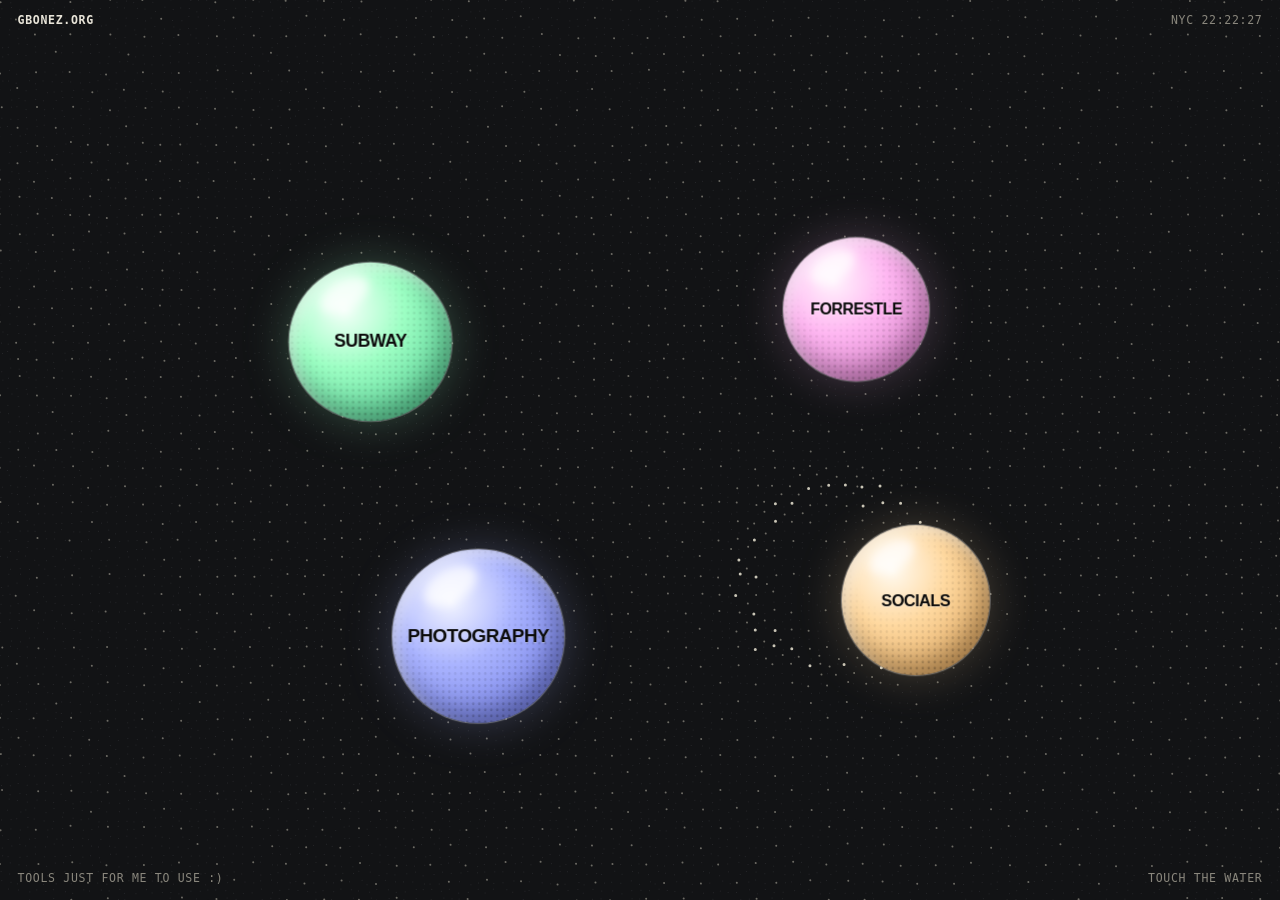
<file: index.html>
<!doctype html>
<html lang="en">

<head>
  <meta charset="utf-8">
  <meta name="viewport" content="width=device-width, initial-scale=1, viewport-fit=cover">
  <meta name="color-scheme" content="dark">
  <meta name="theme-color" content="#121315">
  <meta name="description" content="Tools just for me to use :)">
  <title>gbonez.org</title>
  <link rel="icon" type="image/x-icon" href="forrest.ico">
  <link rel="stylesheet" href="assets/pond.css">
</head>

<body>

  <canvas id="pond" aria-hidden="true"></canvas>

  <header class="hud">
    <span class="hud-id">gbonez.org</span>
    <span data-clock>NYC --:--:--</span>
  </header>

  <main class="water">

    <a class="bubble bubble--subway" href="/subway/" aria-label="Subway — a personal ride tracker">
      <span class="bubble-body" aria-hidden="true"></span>
      <span class="bubble-gloss" aria-hidden="true"></span>
      <span class="bubble-name">Subway</span>
    </a>

    <a class="bubble bubble--forrestle" href="/forrestle/" aria-label="Forrestle — a word game">
      <span class="bubble-body" aria-hidden="true"></span>
      <span class="bubble-gloss" aria-hidden="true"></span>
      <span class="bubble-name">Forrestle</span>
    </a>

    <a class="bubble bubble--photo" href="https://www.instagram.com/ice.filmer/" target="_blank"
      rel="noopener noreferrer" aria-label="Photography — opens Instagram in a new tab">
      <span class="bubble-body" aria-hidden="true"></span>
      <span class="bubble-gloss" aria-hidden="true"></span>
      <span class="bubble-name">Photography</span>
    </a>

    <a class="bubble bubble--socials" href="/socials/" aria-label="Socials — where to find me">
      <span class="bubble-body" aria-hidden="true"></span>
      <span class="bubble-gloss" aria-hidden="true"></span>
      <span class="bubble-name">Socials</span>
    </a>

  </main>

  <footer class="hud hud--bottom">
    <span>Tools just for me to use :)</span>
    <span class="hud-hint">Touch the water</span>
  </footer>

  <script src="assets/site.js"></script>
  <script src="assets/pond.js"></script>
</body>

</html>
</file>
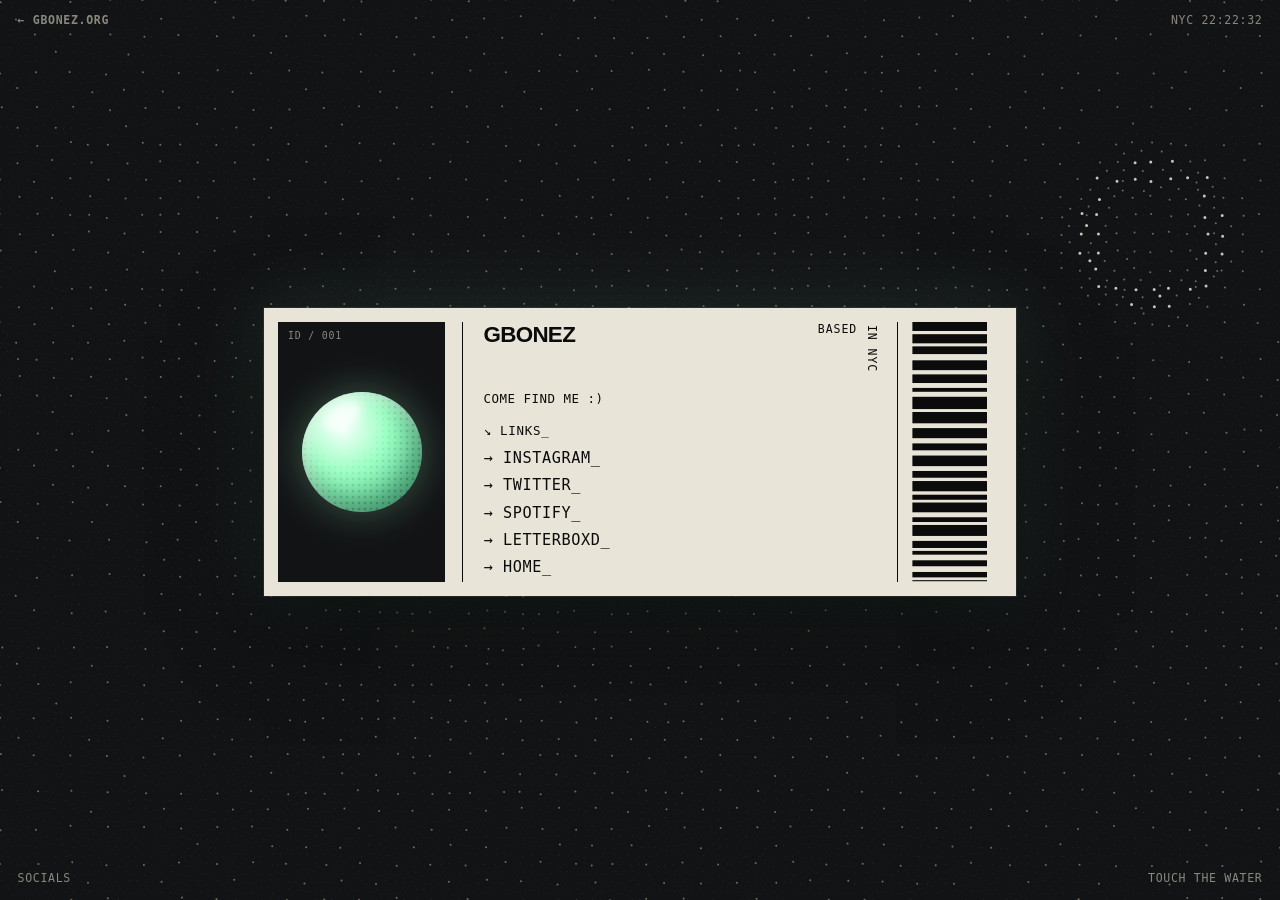
<file: socials/index.html>
<!DOCTYPE html>
<html lang="en">

<head>
  <meta charset="UTF-8">
  <meta name="viewport" content="width=device-width, initial-scale=1.0, viewport-fit=cover">
  <meta name="color-scheme" content="dark">
  <meta name="theme-color" content="#121315">
  <meta name="description" content="Where to find gbonez.">
  <title>Socials — gbonez.org</title>
  <link rel="icon" type="image/x-icon" href="/forrest.ico">
  <link rel="stylesheet" href="/assets/pond.css">
  <link rel="stylesheet" href="/assets/socials.css">
</head>

<body>

  <canvas id="pond" aria-hidden="true"></canvas>

  <header class="hud">
    <a class="hud-id" href="/">← gbonez.org</a>
    <span data-clock>NYC --:--:--</span>
  </header>

  <main class="pass-wrap">
    <article class="pass" aria-labelledby="passName">

      <div class="pass-photo" aria-hidden="true">
        <span class="pass-tag">ID / 001</span>
        <span class="pass-bubble"></span>
      </div>

      <div class="pass-rule" aria-hidden="true"></div>

      <div class="pass-main">
        <div class="pass-top">
          <h1 class="pass-name" id="passName">gbonez</h1>
          <p class="pass-based">Based <span>in NYC</span></p>
        </div>

        <p class="pass-role">Come find me :)</p>
        <div class="pass-links">
          <p class="pass-links-head">↘ Links_</p>
          <ul>
            <li><a href="https://www.instagram.com/ice.cruncher/" target="_blank" rel="noopener noreferrer">→
                Instagram_</a></li>
            <li><a href="https://x.com/icechomper_" target="_blank" rel="noopener noreferrer">→ Twitter_</a></li>
            <li><a href="https://open.spotify.com/user/pielover368" target="_blank" rel="noopener noreferrer">→
                Spotify_</a></li>
            <li><a href="https://letterboxd.com/gbonez100/" target="_blank" rel="noopener noreferrer">→ Letterboxd_</a>
            </li>
            <li><a href="/">→ Home_</a></li>
          </ul>
        </div>
      </div>

      <div class="pass-rule" aria-hidden="true"></div>

      <svg class="pass-barcode" id="barcode" viewBox="0 0 100 100" preserveAspectRatio="none" aria-hidden="true"
        focusable="false"></svg>
    </article>
  </main>

  <footer class="hud hud--bottom">
    <span>Socials</span>
    <span class="hud-hint">Touch the water</span>
  </footer>

  <script src="/assets/site.js"></script>
  <script src="/assets/pond.js"></script>
  <script>
    // A decorative barcode, seeded from the domain so it never changes between visits.
    // Bars stack down the side of the pass, and across the bottom once the pass turns portrait.
    (function () {
      const svg = document.getElementById('barcode');
      let seed = 0;
      for (const ch of 'gbonez.org') seed = (seed * 31 + ch.charCodeAt(0)) >>> 0;
      const rand = () => ((seed = (seed * 1664525 + 1013904223) >>> 0) / 4294967296);

      const bars = [];
      let pos = 0;
      while (pos < 100) {
        const size = Math.min(1.4 + rand() * 3.4, 100 - pos);
        bars.push([pos, size]);
        pos += size + 0.9 + rand() * 1.5;
      }

      const mobile = window.matchMedia('(max-width: 640px)');
      function draw() {
        svg.innerHTML = bars.map(([p, s]) => mobile.matches
          ? `<rect x="${p.toFixed(2)}" y="0" width="${s.toFixed(2)}" height="100" fill="#0b0b0b" />`
          : `<rect x="0" y="${p.toFixed(2)}" width="100" height="${s.toFixed(2)}" fill="#0b0b0b" />`
        ).join('');
      }
      draw();
      mobile.addEventListener('change', draw);
    })();
  </script>
</body>

</html>
</file>
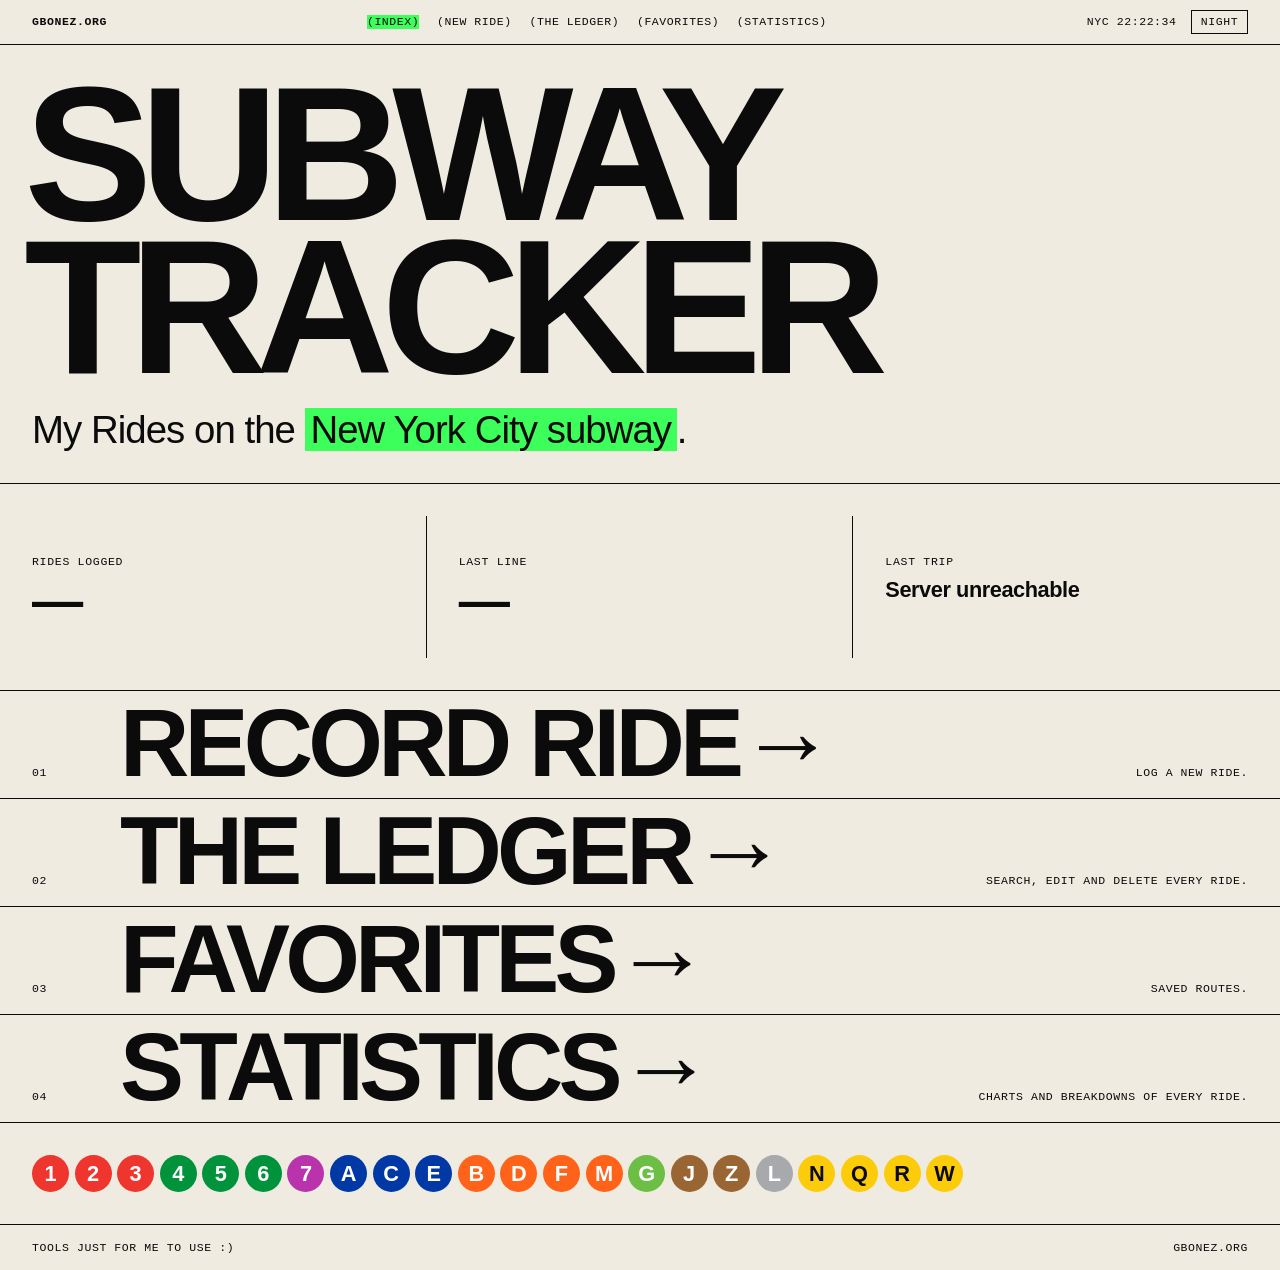
<file: subway/index.html>
<!doctype html>
<html lang="en">

<head>
  <meta charset="utf-8">
  <meta name="viewport" content="width=device-width, initial-scale=1">
  <title>Subway Tracker</title>
  <link rel="icon" type="image/x-icon" href="../forrest.ico">
  <link rel="stylesheet" href="../assets/site.css">
  <script src="../assets/theme.js"></script>
</head>

<body>

  <header class="top">
    <a class="top-id" href="/">gbonez.org</a>
    <nav class="nav" aria-label="Subway">
      <a href="." aria-current="page">Index</a>
      <a href="new/">New ride</a>
      <a href="/rides/">The Ledger</a>
      <a href="favorites/">Favorites</a>
      <a href="stats/">Statistics</a>
    </nav>
    <span class="clock" data-clock>NYC --:--:--</span>
  </header>

  <main class="page">

    <section class="sect">
      <h1 class="display">Subway<br>Tracker</h1>
      <p class="lede" style="margin-top: 1.5rem;">
        My Rides on the <span class="hl">New York City subway</span>.
      </p>
    </section>

    <section class="sect sect--flush" aria-label="Latest figures">
      <div class="readout" aria-live="polite">
        <div>
          <span class="label">Rides logged</span>
          <span class="v" id="rideCount">—</span>
        </div>
        <div>
          <span class="label">Last line</span>
          <span class="v" id="lastLine">—</span>
        </div>
        <div>
          <span class="label" id="lastDate">Last trip</span>
          <span class="v v--sm" id="lastTrip">Loading…</span>
        </div>
      </div>
    </section>

    <nav aria-label="Sections">
      <ul class="index">
        <li>
          <a href="new/">
            <span class="n">01</span>
            <span class="t">Record ride<i>→</i></span>
            <span class="d">Log a new ride.</span>
          </a>
        </li>
        <li>
          <a href="/rides/">
            <span class="n">02</span>
            <span class="t">The Ledger<i>→</i></span>
            <span class="d">Search, edit and delete every ride.</span>
          </a>
        </li>
        <li>
          <a href="favorites/">
            <span class="n">03</span>
            <span class="t">Favorites<i>→</i></span>
            <span class="d">Saved routes.</span>
          </a>
        </li>
        <li>
          <a href="stats/">
            <span class="n">04</span>
            <span class="t">Statistics<i>→</i></span>
            <span class="d">Charts and breakdowns of every ride.</span>
          </a>
        </li>
      </ul>
    </nav>

    <section class="sect">
      <div class="strip" id="strip" aria-hidden="true"></div>
    </section>

  </main>

  <footer class="foot">
    <span>Tools just for me to use :)</span>
    <span>gbonez.org</span>
  </footer>

  <script src="../assets/site.js"></script>
  <script>
    const backendUrl = 'https://subway-tracker-production.up.railway.app';

    document.getElementById('strip').innerHTML =
      ['1', '2', '3', '4', '5', '6', '7', 'A', 'C', 'E', 'B', 'D', 'F', 'M', 'G', 'J', 'Z', 'L', 'N', 'Q', 'R', 'W']
        .map(window.mtaBullet).join('');

    // One tiny request: the newest ride plus the total count.
    fetch(`${backendUrl}/rides/?per_page=1`)
      .then(res => {
        if (!res.ok) throw new Error(`HTTP ${res.status}`);
        return res.json();
      })
      .then(data => {
        const total = data.pagination && data.pagination.total;
        const last = data.rides && data.rides[0];
        document.getElementById('rideCount').textContent = total != null ? total : '—';
        if (last) {
          document.getElementById('lastLine').innerHTML = window.mtaBullet(last.line);
          document.getElementById('lastDate').textContent = `Last trip — ${last.date}`;
          document.getElementById('lastTrip').textContent = `${last.board_stop} → ${last.depart_stop}`;
        } else {
          document.getElementById('lastTrip').textContent = 'No rides yet';
        }
      })
      .catch(() => {
        document.getElementById('lastTrip').textContent = 'Server unreachable';
      });
  </script>

</body>

</html>
</file>
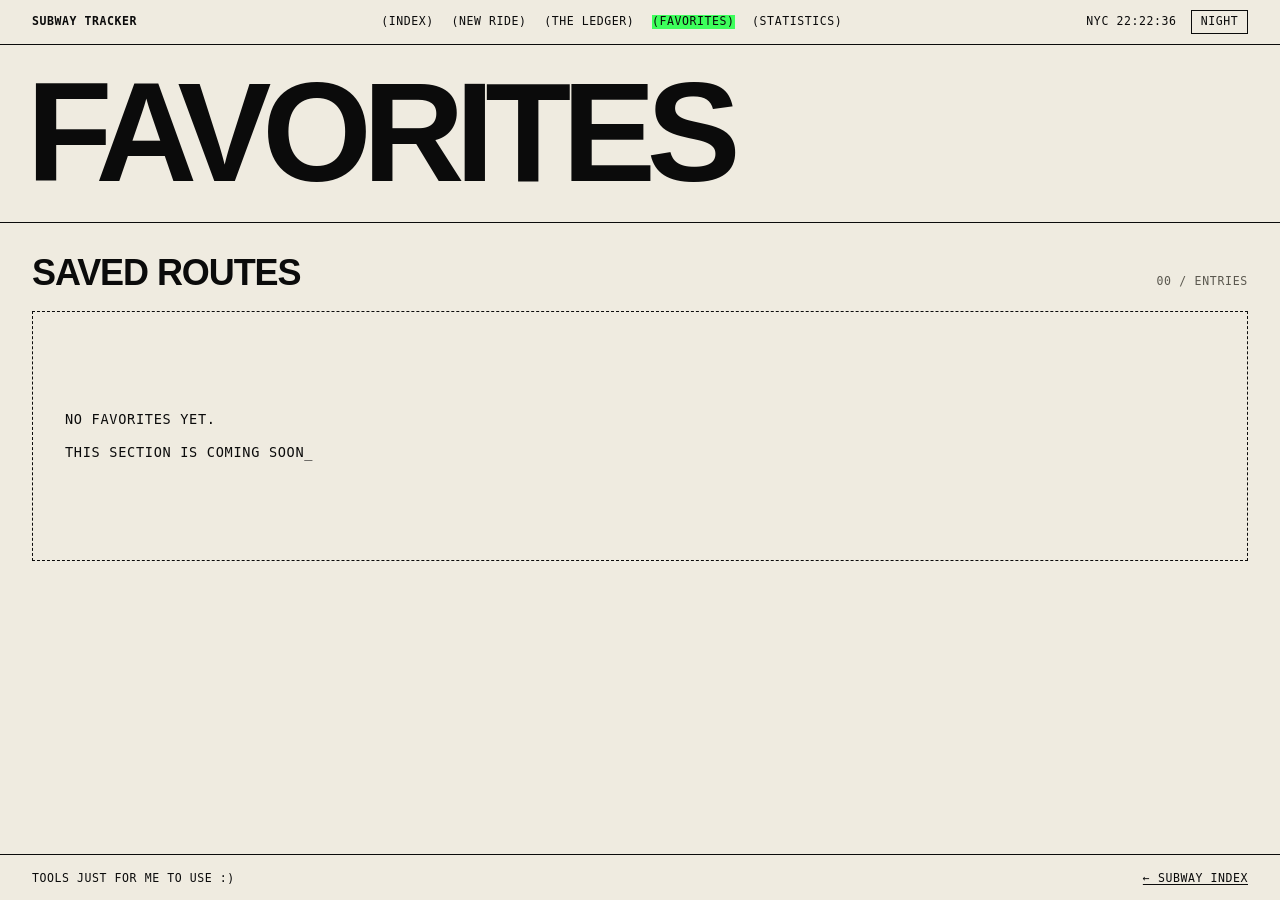
<file: subway/favorites/index.html>
<!DOCTYPE html>
<html lang="en">

<head>
  <meta charset="UTF-8" />
  <meta name="viewport" content="width=device-width, initial-scale=1.0" />
  <title>Favorites — Subway Tracker</title>
  <link rel="icon" type="image/x-icon" href="../../forrest.ico">
  <link rel="stylesheet" href="../../assets/site.css">
  <script src="../../assets/theme.js"></script>
</head>

<body>

  <header class="top">
    <a class="top-id" href="../">Subway Tracker</a>
    <nav class="nav" aria-label="Subway">
      <a href="../">Index</a>
      <a href="../new/">New ride</a>
      <a href="/rides/">The Ledger</a>
      <a href="." aria-current="page">Favorites</a>
      <a href="../stats/">Statistics</a>
    </nav>
    <span class="clock" data-clock>NYC --:--:--</span>
  </header>

  <main class="page">

    <section class="sect">
      <h1 class="display display--md">Favor&shy;ites</h1>
    </section>

    <section class="sect">
      <div class="sect-head">
        <h2>Saved routes</h2>
        <span class="label muted">00 / Entries</span>
      </div>
      <div class="empty">
        <p>No favorites yet.</p>
        <p>This section is coming soon<span class="cursor"></span></p>
      </div>
    </section>

  </main>

  <footer class="foot">
    <span>Tools just for me to use :)</span>
    <a href="../">← Subway index</a>
  </footer>

  <script src="../../assets/site.js"></script>
</body>

</html>
</file>
<file: assets/pond.css>
/*
  gbonez.org home — the pond.
  A dark field of stippled dots; the pointer ripples it, and the links drift on it
  as glossy, halftone-shaded bubbles. Palette follows byotone.com's grain + mint.
*/

:root {
  --bg: #121315;
  --bone: #e8e4d8;
  --dim: #8a877d;
  --mint: #9dffc4;
  --pink: #ffb8f2;
  --sans: "Helvetica Neue", Helvetica, Arial, sans-serif;
  --mono: ui-monospace, "SF Mono", "JetBrains Mono", Menlo, Consolas, monospace;
}

/* Registered so the bubble colours can ease between rest and hover. */
@property --c1 {
  syntax: "<color>";
  inherits: true;
  initial-value: #f4fff9;
}

@property --c2 {
  syntax: "<color>";
  inherits: true;
  initial-value: #9dffc4;
}

@property --c3 {
  syntax: "<color>";
  inherits: true;
  initial-value: #3fbf86;
}

* {
  box-sizing: border-box;
  margin: 0;
  padding: 0;
}

html,
body {
  height: 100%;
  background: var(--bg);
  color: var(--bone);
  overflow: hidden;
  overscroll-behavior: none;
  touch-action: none;
  -webkit-tap-highlight-color: transparent;
  -webkit-user-select: none;
  user-select: none;
}

body {
  font-family: var(--sans);
}

#pond {
  position: fixed;
  inset: 0;
  width: 100%;
  height: 100%;
  display: block;
}

/* ───────── corner readouts ───────── */

.hud {
  position: fixed;
  top: 0;
  left: 0;
  right: 0;
  z-index: 2;
  display: flex;
  justify-content: space-between;
  gap: 1rem;
  padding: max(0.9rem, env(safe-area-inset-top)) max(1.1rem, env(safe-area-inset-right)) 0.9rem max(1.1rem, env(safe-area-inset-left));
  font: 500 0.72rem/1.2 var(--mono);
  text-transform: uppercase;
  letter-spacing: 0.06em;
  color: var(--dim);
  pointer-events: none;
}

.hud--bottom {
  top: auto;
  bottom: 0;
  padding-bottom: max(0.9rem, env(safe-area-inset-bottom));
}

.hud-id {
  color: var(--bone);
  font-weight: 700;
}

/* A readout can be a link (back to the pond). */
.hud a {
  color: inherit;
  text-decoration: none;
  pointer-events: auto;
}

.hud a:hover {
  color: var(--mint);
}

[data-clock] {
  font-variant-numeric: tabular-nums;
  white-space: nowrap;
}

/* ───────── bubbles ───────── */

.water {
  position: fixed;
  inset: 0;
  z-index: 1;
  pointer-events: none;
}

/* Start positions only: the script takes over and lets them roam. */
.bubble {
  --bubble-size: 10rem;
  --s: min(var(--bubble-size), 30vw, 25vh);
  --c1: #f4fff9;
  --c2: #9dffc4;
  --c3: #3fbf86;
  --glow: rgba(157, 255, 196, 0.26);

  position: absolute;
  left: var(--x);
  top: var(--y);
  width: var(--s);
  height: var(--s);
  margin: calc(var(--s) / -2) 0 0 calc(var(--s) / -2);
  border-radius: 50%;
  display: grid;
  place-items: center;
  color: #0b0b0b;
  text-decoration: none;
  pointer-events: auto;
  will-change: transform;
  transition: --c1 0.25s ease, --c2 0.25s ease, --c3 0.25s ease;
}

.bubble--subway {
  --x: 30%;
  --y: 38%;
}

.bubble--forrestle {
  --x: 68%;
  --y: 34%;
  --bubble-size: 9rem;
  --c1: #fff4fd;
  --c2: #ffb8f2;
  --c3: #cf6fbf;
  --glow: rgba(255, 184, 242, 0.24);
}

.bubble--photo {
  --x: 38%;
  --y: 72%;
  --bubble-size: 10.75rem;
  --c1: #f3f5ff;
  --c2: #aab4ff;
  --c3: #5f6bdc;
  --glow: rgba(170, 180, 255, 0.26);
}

.bubble--socials {
  --x: 72%;
  --y: 68%;
  --bubble-size: 9.25rem;
  --c1: #fffaf0;
  --c2: #ffd9a0;
  --c3: #d9984a;
  --glow: rgba(255, 217, 160, 0.24);
}

.bubble:hover,
.bubble:focus-visible {
  --c1: #ffffff;
  --c2: #e8e4d8;
  --c3: #a8a496;
  --glow: rgba(232, 228, 216, 0.3);
}

.bubble-body {
  position: absolute;
  inset: 0;
  border-radius: 50%;
  background: radial-gradient(circle at 34% 30%, var(--c1) 0, var(--c2) 38%, var(--c3) 100%);
  box-shadow:
    inset -8px -12px 24px rgba(0, 0, 0, 0.3),
    inset 6px 8px 14px rgba(255, 255, 255, 0.5),
    0 0 0 1px rgba(255, 255, 255, 0.32),
    0 0 48px var(--glow);
  transition: scale 0.25s ease;
  animation: wobble 11s ease-in-out infinite;
}

/* Halftone shading that thickens away from the light, echoing the pond's dither. */
.bubble-body::before {
  content: "";
  position: absolute;
  inset: 0;
  border-radius: inherit;
  background-image: radial-gradient(circle, rgba(11, 11, 11, 0.6) 0 1.1px, transparent 1.7px);
  background-size: 6px 6px;
  opacity: 0.55;
  -webkit-mask-image: radial-gradient(circle at 34% 30%, transparent 26%, #000 100%);
  mask-image: radial-gradient(circle at 34% 30%, transparent 26%, #000 100%);
}

.bubble:hover .bubble-body,
.bubble:focus-visible .bubble-body {
  scale: 1.06;
}

/* The highlight stays put while the body squashes, so the light never changes. */
.bubble-gloss {
  position: absolute;
  left: 17%;
  top: 11%;
  width: 34%;
  height: 19%;
  border-radius: 50%;
  background: rgba(255, 255, 255, 0.75);
  filter: blur(5px);
  transform: rotate(-30deg);
  pointer-events: none;
}

.bubble-name {
  position: relative;
  font-weight: 700;
  font-size: calc(var(--s) * 0.11);
  line-height: 1;
  letter-spacing: -0.03em;
  text-transform: uppercase;
  text-shadow: 0 1px 0 rgba(255, 255, 255, 0.4);
}

.bubble:focus-visible {
  outline: 2px dashed var(--mint);
  outline-offset: 10px;
}

@keyframes wobble {

  0%,
  100% {
    border-radius: 50% 50% 50% 50% / 50% 50% 50% 50%;
  }

  25% {
    border-radius: 53% 47% 51% 49% / 49% 52% 48% 51%;
  }

  50% {
    border-radius: 48% 52% 47% 53% / 52% 48% 53% 47%;
  }

  75% {
    border-radius: 51% 49% 53% 47% / 47% 51% 49% 53%;
  }
}

@media (prefers-reduced-motion: reduce) {
  .bubble-body {
    animation: none;
  }
}

/* Tall, narrow screens: start the bubbles apart so they never overlap. */
@media (max-aspect-ratio: 4/5) {
  .bubble--subway {
    --x: 36%;
    --y: 20%;
  }

  .bubble--forrestle {
    --x: 66%;
    --y: 38%;
  }

  .bubble--photo {
    --x: 34%;
    --y: 60%;
  }

  .bubble--socials {
    --x: 66%;
    --y: 80%;
  }
}

@media (max-width: 480px) {
  .bubble {
    --bubble-size: 7.75rem;
  }

  .bubble--forrestle {
    --bubble-size: 7.25rem;
  }

  .bubble--photo {
    --bubble-size: 8.75rem;
  }

  .bubble--socials {
    --bubble-size: 7.5rem;
  }

  .hud-hint {
    text-align: right;
  }
}
</file>
<file: assets/socials.css>
/* Socials — a boarding-pass card afloat on the pond. Builds on pond.css. */

.pass-wrap {
  position: fixed;
  inset: 0;
  z-index: 1;
  display: grid;
  place-items: center;
  padding: 4.5rem 1.25rem 4.25rem;
  pointer-events: none;
}

.pass {
  --paper: #e8e4d8;
  --ink: #0b0b0b;

  pointer-events: auto;
  display: grid;
  grid-template-columns: 11.5rem 1px minmax(0, 1fr) 1px 6.5rem;
  width: min(47rem, 100%);
  padding: 0.9rem;
  background: var(--paper);
  color: var(--ink);
  box-shadow:
    0 0 0 1px rgba(255, 255, 255, 0.08),
    0 28px 80px rgba(0, 0, 0, 0.6),
    0 0 70px rgba(157, 255, 196, 0.14);
  animation: float 9s ease-in-out infinite;
}

.pass-rule {
  background: var(--ink);
}

.pass-photo {
  position: relative;
  display: grid;
  place-items: center;
  min-height: 12rem;
  margin-right: 1.1rem;
  background: #121315;
  overflow: hidden;
}

.pass-tag {
  position: absolute;
  top: 0.55rem;
  left: 0.6rem;
  font: 500 0.62rem/1 var(--mono);
  letter-spacing: 0.08em;
  text-transform: uppercase;
  color: #8a877d;
}

/* The "portrait" is a bubble, the same glossy halftone as the home page. */
.pass-bubble {
  position: relative;
  width: 72%;
  aspect-ratio: 1;
  border-radius: 50%;
  background: radial-gradient(circle at 34% 30%, #f4fff9 0, #9dffc4 38%, #3fbf86 100%);
  box-shadow:
    inset -8px -12px 24px rgba(0, 0, 0, 0.3),
    inset 6px 8px 14px rgba(255, 255, 255, 0.5),
    0 0 40px rgba(157, 255, 196, 0.3);
  animation: bob 6s ease-in-out infinite;
}

.pass-bubble::before {
  content: "";
  position: absolute;
  inset: 0;
  border-radius: inherit;
  background-image: radial-gradient(circle, rgba(11, 11, 11, 0.6) 0 1.1px, transparent 1.7px);
  background-size: 6px 6px;
  opacity: 0.55;
  -webkit-mask-image: radial-gradient(circle at 34% 30%, transparent 26%, #000 100%);
  mask-image: radial-gradient(circle at 34% 30%, transparent 26%, #000 100%);
}

.pass-bubble::after {
  content: "";
  position: absolute;
  left: 17%;
  top: 11%;
  width: 34%;
  height: 19%;
  border-radius: 50%;
  background: rgba(255, 255, 255, 0.75);
  filter: blur(4px);
  transform: rotate(-30deg);
}

.pass-main {
  display: flex;
  flex-direction: column;
  gap: 1.1rem;
  padding: 0.1rem 1.25rem;
  min-width: 0;
}

.pass-top {
  display: flex;
  justify-content: space-between;
  align-items: flex-start;
  gap: 1rem;
}

.pass-name {
  font: 700 1.4rem/1 var(--sans);
  letter-spacing: -0.03em;
  text-transform: uppercase;
}

.pass-based {
  display: flex;
  gap: 0.5rem;
  font: 500 0.72rem/1 var(--mono);
  letter-spacing: 0.08em;
  text-transform: uppercase;
}

.pass-based span {
  writing-mode: vertical-rl;
  margin-top: 0.05rem;
}

.pass-role {
  font: 500 0.78rem/1.45 var(--mono);
  letter-spacing: 0.04em;
  text-transform: uppercase;
  max-width: 24ch;
}

.pass-links {
  margin-top: auto;
}

.pass-links-head {
  margin-bottom: 0.55rem;
  font: 500 0.78rem/1 var(--mono);
  letter-spacing: 0.06em;
  text-transform: uppercase;
}

.pass-links ul {
  list-style: none;
  display: grid;
  gap: 0.15rem;
}

.pass-links a {
  display: inline-block;
  margin-left: -0.4rem;
  padding: 0.3rem 0.4rem;
  font: 500 0.95rem/1 var(--mono);
  letter-spacing: 0.04em;
  text-transform: uppercase;
  color: var(--ink);
  text-decoration: none;
  transition: background 0.15s ease, color 0.15s ease, transform 0.15s ease;
}

.pass-links a:hover,
.pass-links a:focus-visible {
  background: var(--ink);
  color: #9dffc4;
  transform: translateX(0.2rem);
  outline: none;
}

.pass-links a span {
  font-size: 0.75em;
  letter-spacing: 0;
  text-transform: none;
}

.pass-barcode {
  width: 100%;
  height: 100%;
  min-height: 9rem;
  padding: 0 0.9rem;
}

@keyframes float {

  0%,
  100% {
    transform: translateY(0) rotate(-0.4deg);
  }

  50% {
    transform: translateY(-9px) rotate(0.4deg);
  }
}

@keyframes bob {

  0%,
  100% {
    transform: translateY(0);
  }

  50% {
    transform: translateY(-5px);
  }
}

@media (prefers-reduced-motion: reduce) {

  .pass,
  .pass-bubble {
    animation: none;
  }
}

/* Narrow screens: the pass turns portrait, like a phone ticket. */
@media (max-width: 640px) {
  .pass {
    grid-template-columns: minmax(0, 1fr);
    width: min(24rem, 100%);
    padding: 0.8rem;
  }

  .pass-rule {
    height: 1px;
    width: 100%;
  }

  .pass-photo {
    min-height: 8.5rem;
    margin: 0 0 0.9rem;
  }

  .pass-bubble {
    width: auto;
    height: 76%;
  }

  .pass-main {
    padding: 0.9rem 0.1rem;
    gap: 0.9rem;
  }

  .pass-barcode {
    height: 2.75rem;
    min-height: 0;
    padding: 0.7rem 0 0;
    transform: rotate(0deg);
  }
}

@media (max-height: 700px) {
  html,
  body {
    height: auto;
    min-height: 100%;
    overflow-y: auto;
    touch-action: pan-y;
  }

  .pass-wrap {
    position: relative;
    min-height: 100vh;
    min-height: 100dvh;
  }
}
</file>
<file: assets/site.css>
/*
  gbonez.org — shared styles

  Principles, each lifted from the Are.na boards this was designed from:
  - raw HTML honesty: hairline rules, square corners, underlined links, no shadows
  - one oversized grotesk for headlines, one mono for everything that is a label
  - flat colour fields that invert on hover; a highlighter for emphasis
  - ledger tables; dark panels for data
  - the only decoration is the MTA line bullet

  Night mode swaps the surface/ink variables below. Text that sits on an accent
  colour uses --on-accent / --on-blue so it stays legible in both themes.
*/

:root {
  color-scheme: light;

  --paper: #efebe0;
  --white: #fbfaf6;
  --ink: #0b0b0b;
  --ink-2: #5b584f;
  --rule-soft: #c8c2b0;
  --blue: #1f2bff;
  --green: #3dff5c;
  --pink: #ffb8f2;
  --red: #e5001c;
  --on-accent: #0b0b0b;
  --on-blue: #efebe0;
  --panel: #0b0b0b;

  --sans: "Helvetica Neue", Helvetica, Arial, sans-serif;
  --mono: ui-monospace, "SF Mono", "JetBrains Mono", Menlo, Consolas, monospace;
  --gutter: clamp(1rem, 2.5vw, 2rem);
}

:root[data-theme="dark"] {
  color-scheme: dark;

  --paper: #141517;
  --white: #1c1d20;
  --ink: #ece8dc;
  --ink-2: #a39f93;
  --rule-soft: #34353a;
  --blue: #5563ff;
  --red: #ff3b4f;
}

:root[data-theme="dark"] select {
  background-image: url("data:image/svg+xml,%3Csvg xmlns='http://www.w3.org/2000/svg' width='12' height='8' viewBox='0 0 12 8'%3E%3Cpath d='M0 0h12L6 8z' fill='%23ece8dc'/%3E%3C/svg%3E");
}

* {
  box-sizing: border-box;
  margin: 0;
  padding: 0;
}

html {
  background: var(--paper);
  color: var(--ink);
  -webkit-text-size-adjust: 100%;
}

body {
  font-family: var(--sans);
  font-size: 1rem;
  line-height: 1.45;
  min-height: 100vh;
  display: flex;
  flex-direction: column;
}

::selection {
  background: var(--green);
  color: var(--on-accent);
}

a {
  color: inherit;
  text-decoration: underline;
  text-decoration-thickness: 1px;
  text-underline-offset: 0.18em;
}

a:hover {
  background: var(--blue);
  color: var(--on-blue);
  text-decoration: none;
}

:focus-visible {
  outline: 3px solid var(--blue);
  outline-offset: 2px;
}

.hidden {
  display: none !important;
}

.pad {
  padding-inline: var(--gutter);
}

/* ───────── type ───────── */

h1,
h2,
h3 {
  font-weight: 700;
  line-height: 1;
  letter-spacing: -0.03em;
}

h2 {
  font-size: clamp(1.5rem, 3vw, 2.25rem);
  text-transform: uppercase;
}

h3 {
  font-size: 1.1rem;
}

p + p {
  margin-top: 0.75em;
}

.display {
  font-family: var(--sans);
  font-weight: 700;
  font-size: clamp(3.25rem, 15vw, 15rem);
  line-height: 0.8;
  letter-spacing: -0.065em;
  text-transform: uppercase;
  margin-left: -0.04em;
  overflow-wrap: anywhere;
}

.display--md {
  font-size: clamp(2.75rem, 11vw, 9rem);
}

.label {
  font: 500 0.72rem/1.3 var(--mono);
  text-transform: uppercase;
  letter-spacing: 0.06em;
}

.muted {
  color: var(--ink-2);
}

.lede {
  font-weight: 500;
  font-size: clamp(1.35rem, 3vw, 2.4rem);
  line-height: 1.12;
  letter-spacing: -0.025em;
  max-width: 32ch;
}

.hl {
  background: var(--green);
  color: var(--on-accent);
  padding: 0 0.15em;
  -webkit-box-decoration-break: clone;
  box-decoration-break: clone;
}

.hl--pink {
  background: var(--pink);
  color: var(--on-accent);
}

/* ───────── frame ───────── */

.top {
  display: grid;
  grid-template-columns: auto 1fr auto;
  align-items: center;
  gap: 0.5rem var(--gutter);
  padding: 0.65rem var(--gutter);
  border-bottom: 1px solid var(--ink);
  font: 500 0.72rem/1.2 var(--mono);
  text-transform: uppercase;
  letter-spacing: 0.05em;
}

.top a {
  text-decoration: none;
}

.top-id {
  font-weight: 700;
}

.nav {
  display: flex;
  flex-wrap: wrap;
  gap: 0.25rem 1.1rem;
  justify-content: center;
}

.nav a::before {
  content: "(";
}

.nav a::after {
  content: ")";
}

.nav a[aria-current="page"] {
  background: var(--green);
  color: var(--on-accent);
}

.nav a:hover {
  background: var(--blue);
  color: var(--on-blue);
}

.clock {
  font-variant-numeric: tabular-nums;
  white-space: nowrap;
}

.tools {
  display: flex;
  align-items: center;
  justify-content: flex-end;
  gap: 0.9rem;
}

.theme-toggle {
  font: inherit;
  letter-spacing: inherit;
  text-transform: inherit;
  color: var(--ink);
  background: transparent;
  border: 1px solid var(--ink);
  padding: 0.3rem 0.55rem;
  line-height: 1;
}

.theme-toggle:hover:not(:disabled) {
  background: var(--ink);
  border-color: var(--ink);
  color: var(--paper);
}

.page {
  flex: 1;
}

.sect {
  padding: var(--gutter);
  border-top: 1px solid var(--ink);
}

.sect:first-child {
  border-top: 0;
}

.sect--flush {
  padding-inline: 0;
}

.sect-head {
  display: flex;
  justify-content: space-between;
  align-items: baseline;
  gap: 1rem;
  margin-bottom: 1.25rem;
}

.sect--flush > .sect-head {
  padding-inline: var(--gutter);
}

.foot {
  display: flex;
  flex-wrap: wrap;
  justify-content: space-between;
  gap: 0.5rem 2rem;
  padding: 0.9rem var(--gutter);
  border-top: 1px solid var(--ink);
  font: 500 0.72rem/1.4 var(--mono);
  text-transform: uppercase;
  letter-spacing: 0.05em;
}

/* ───────── MTA bullet — the only ornament ───────── */

.bullet {
  display: inline-flex;
  align-items: center;
  justify-content: center;
  width: 1.7em;
  height: 1.7em;
  border-radius: 50%;
  font: 700 0.85em/1 var(--sans);
  letter-spacing: 0;
  text-transform: none;
  vertical-align: middle;
  flex-shrink: 0;
}

.bullet[data-len="2"] {
  font-size: 0.7em;
}

.bullet[data-len="3"] {
  font-size: 0.56em;
}

.bullet--lg {
  font-size: clamp(1.5rem, 4.2vw, 3.4rem);
}

/* ───────── index list (home) ───────── */

.index {
  list-style: none;
  border-top: 1px solid var(--ink);
}

.index li {
  border-bottom: 1px solid var(--ink);
}

.index li:last-child {
  border-bottom: 0;
}

.index a {
  display: grid;
  grid-template-columns: 3.5rem 1fr minmax(0, 20rem);
  align-items: baseline;
  gap: var(--gutter);
  padding: 0.4rem var(--gutter) 0.6rem;
  text-decoration: none;
}

.index .n {
  font: 500 0.72rem/1 var(--mono);
  letter-spacing: 0.06em;
}

.index .t {
  font-weight: 700;
  font-size: clamp(2.2rem, 7.5vw, 6.5rem);
  line-height: 0.95;
  letter-spacing: -0.05em;
  text-transform: uppercase;
  white-space: nowrap;
}

.index .t i {
  font-style: normal;
  display: inline-block;
  transition: transform 0.15s ease;
}

.index a:hover .t i {
  transform: translateX(0.12em);
}

.index .d {
  font: 500 0.72rem/1.35 var(--mono);
  text-transform: uppercase;
  letter-spacing: 0.05em;
  text-align: right;
}

.readout {
  display: grid;
  grid-template-columns: repeat(auto-fit, minmax(12rem, 1fr));
}

.readout > div {
  padding: var(--gutter);
  border-right: 1px solid var(--ink);
}

.readout > div:last-child {
  border-right: 0;
}

.readout .label {
  white-space: nowrap;
}

.readout .v {
  display: block;
  font-weight: 700;
  font-size: clamp(1.6rem, 4vw, 3.2rem);
  line-height: 0.95;
  letter-spacing: -0.04em;
  margin-top: 0.35rem;
  font-variant-numeric: tabular-nums;
}

.readout .v .bullet {
  font-size: 0.7em;
}

.readout .v--sm {
  font-size: clamp(1rem, 1.7vw, 1.5rem);
  line-height: 1.15;
  letter-spacing: -0.02em;
}

.strip {
  display: flex;
  flex-wrap: wrap;
  gap: 0.35rem;
  font-size: clamp(1rem, 2.4vw, 1.6rem);
}

/* ───────── forms ───────── */

label,
.field-label {
  display: block;
  font: 500 0.72rem/1.3 var(--mono);
  text-transform: uppercase;
  letter-spacing: 0.06em;
  margin-bottom: 0.35rem;
}

select,
input[type="date"],
input[type="url"],
input[type="text"] {
  font: 400 0.95rem/1.2 var(--mono);
  color: var(--ink);
  background-color: var(--white);
  border: 1px solid var(--ink);
  border-radius: 0;
  padding: 0.7rem 0.75rem;
  width: 100%;
}

select {
  -webkit-appearance: none;
  appearance: none;
  padding-right: 2.25rem;
  background-image: url("data:image/svg+xml,%3Csvg xmlns='http://www.w3.org/2000/svg' width='12' height='8' viewBox='0 0 12 8'%3E%3Cpath d='M0 0h12L6 8z' fill='%230b0b0b'/%3E%3C/svg%3E");
  background-repeat: no-repeat;
  background-position: right 0.8rem center;
  cursor: pointer;
}

select:hover,
input:hover {
  background-color: var(--pink);
  color: var(--on-accent);
}

input[type="checkbox"] {
  -webkit-appearance: none;
  appearance: none;
  display: inline-grid;
  place-content: center;
  width: 1.4rem;
  height: 1.4rem;
  margin-right: 0.65rem;
  vertical-align: -0.35em;
  border: 1px solid var(--ink);
  background: var(--white);
  cursor: pointer;
}

input[type="checkbox"]:checked {
  background: var(--green);
  color: var(--on-accent);
}

input[type="checkbox"]:checked::after {
  content: "×";
  font: 700 1.2rem/1 var(--mono);
}

.check {
  display: flex;
  align-items: flex-start;
  text-transform: none;
  font: 500 0.9rem/1.35 var(--mono);
  letter-spacing: 0;
  cursor: pointer;
}

.check input {
  flex-shrink: 0;
  margin-top: 0.05rem;
}

button {
  font: 500 0.78rem/1 var(--mono);
  text-transform: uppercase;
  letter-spacing: 0.06em;
  color: var(--paper);
  background: var(--ink);
  border: 1px solid var(--ink);
  border-radius: 0;
  padding: 0.85rem 1.1rem;
  cursor: pointer;
}

button:hover:not(:disabled) {
  background: var(--blue);
  border-color: var(--blue);
  color: var(--on-blue);
}

button:disabled {
  opacity: 0.35;
  cursor: not-allowed;
}

button.primary {
  background: var(--green);
  color: var(--on-accent);
}

button.primary:hover:not(:disabled) {
  background: var(--ink);
  border-color: var(--ink);
  color: var(--paper);
}

button.ghost {
  background: transparent;
  color: var(--ink);
}

button.ghost:hover:not(:disabled) {
  background: var(--ink);
  border-color: var(--ink);
  color: var(--paper);
}

button.danger {
  background: var(--red);
  border-color: var(--red);
  color: #fff;
}

button.danger:hover:not(:disabled) {
  background: var(--ink);
  border-color: var(--ink);
}

button.link {
  background: none;
  border: 0;
  padding: 0;
  color: inherit;
  letter-spacing: 0.06em;
  text-decoration: underline;
  text-underline-offset: 0.18em;
}

button.link:hover:not(:disabled) {
  background: var(--red);
  color: #fff;
  text-decoration: none;
}

.form-grid {
  display: grid;
  grid-template-columns: repeat(auto-fit, minmax(14rem, 1fr));
  gap: 1.25rem var(--gutter);
  align-items: end;
}

.form-grid .wide {
  grid-column: 1 / -1;
}

.stop-row {
  display: grid;
  grid-template-columns: 1fr auto;
  gap: 0.5rem;
  align-items: end;
}

.swap-btn {
  display: inline-flex;
  align-items: center;
  justify-content: center;
  padding: 0.7rem 0.75rem;
  background: var(--white);
  color: var(--ink);
}

.swap-btn:hover:not(:disabled) {
  background: var(--ink);
  border-color: var(--ink);
  color: var(--paper);
}

.actions {
  display: flex;
  flex-wrap: wrap;
  gap: 0.5rem;
  align-items: end;
}

.actions > div {
  min-width: 8rem;
}

.msg,
.message {
  font: 500 0.8rem/1.4 var(--mono);
  padding: 0.65rem 0.85rem;
  border: 1px solid var(--ink);
  background: var(--white);
  margin: 1rem 0;
}

.msg:empty,
.message:empty {
  display: none;
}

.msg.success,
.message.success {
  background: var(--green);
  color: var(--on-accent);
}

.msg.warning,
.message.warning {
  background: var(--pink);
  color: var(--on-accent);
}

.msg.error,
.message.error {
  background: var(--red);
  border-color: var(--red);
  color: #fff;
}

.status {
  font: 500 0.72rem/1.3 var(--mono);
  text-transform: uppercase;
  letter-spacing: 0.06em;
}

/* ───────── ledger table ───────── */

.table-wrap {
  overflow-x: auto;
  border-top: 1px solid var(--ink);
  border-bottom: 1px solid var(--ink);
}

table {
  width: 100%;
  border-collapse: collapse;
  font: 400 0.85rem/1.3 var(--mono);
}

th {
  text-align: left;
  font-weight: 500;
  font-size: 0.7rem;
  text-transform: uppercase;
  letter-spacing: 0.06em;
  padding: 0.65rem 0.75rem;
  border-bottom: 1px solid var(--ink);
  white-space: nowrap;
  user-select: none;
}

th[data-sortable] {
  cursor: pointer;
}

th[data-sortable]:hover {
  background: var(--blue);
  color: var(--on-blue);
}

td {
  padding: 0.55rem 0.75rem;
  border-bottom: 1px solid var(--rule-soft);
  vertical-align: middle;
}

tbody tr:last-child td {
  border-bottom: 0;
}

tbody tr:hover {
  background: var(--pink);
  color: var(--on-accent);
}

th:first-child,
td:first-child {
  padding-left: var(--gutter);
  font-variant-numeric: tabular-nums;
}

th:last-child,
td:last-child {
  padding-right: var(--gutter);
}

.pagination-wrapper {
  display: flex;
  flex-wrap: wrap;
  align-items: center;
  gap: 0.5rem 1rem;
  font: 500 0.72rem/1 var(--mono);
  text-transform: uppercase;
  letter-spacing: 0.06em;
}

.sr {
  position: absolute;
  width: 1px;
  height: 1px;
  overflow: hidden;
  clip: rect(0 0 0 0);
  white-space: nowrap;
}

/* ───────── rides: search + inline edit ───────── */

.toolbar {
  display: flex;
  flex-wrap: wrap;
  gap: 1rem var(--gutter);
  align-items: end;
}

.toolbar .field {
  min-width: 10rem;
}

.toolbar .grow {
  flex: 1 1 18rem;
}

mark {
  background: var(--green);
  color: var(--on-accent);
  padding: 0 0.1em;
}

.msg.pad-msg {
  margin-inline: var(--gutter);
}

.row-actions {
  white-space: nowrap;
}

.row-actions button + button {
  margin-left: 0.9rem;
}

.row-actions button.primary,
.row-actions button.ghost {
  padding: 0.45rem 0.65rem;
  font-size: 0.68rem;
}

.row-actions button.primary + button.ghost {
  margin-left: 0.4rem;
}

/* Edit mode: the controls need room, so the row gets fixed minimums and the table scrolls sideways. */
tr.editing td:nth-child(2) { min-width: 6rem; }
tr.editing td:nth-child(3),
tr.editing td:nth-child(4) { min-width: 11rem; }
tr.editing td:nth-child(5) { min-width: 9.5rem; }

button.link.edit:hover:not(:disabled) {
  background: var(--blue);
  color: var(--on-blue);
}

.empty-cell {
  padding: 2rem var(--gutter);
  text-align: center;
  color: var(--ink-2);
}

tbody tr.editing,
tbody tr.editing:hover {
  background: var(--green);
  color: var(--on-accent);
}

/* The green row stays green in night mode, so its controls use fixed light-on-dark colours. */
tr.editing td select,
tr.editing td input[type="date"] {
  padding: 0.4rem 0.5rem;
  padding-right: 1.6rem;
  font-size: 0.78rem;
  min-width: 0;
  width: 100%;
  color: #0b0b0b;
  background-color: #fbfaf6;
  border-color: #0b0b0b;
  color-scheme: light;
}

:root[data-theme="dark"] tr.editing td select {
  background-image: url("data:image/svg+xml,%3Csvg xmlns='http://www.w3.org/2000/svg' width='12' height='8' viewBox='0 0 12 8'%3E%3Cpath d='M0 0h12L6 8z' fill='%230b0b0b'/%3E%3C/svg%3E");
}

tr.editing td input[type="date"] {
  padding-right: 0.5rem;
}

tr.editing td input[type="checkbox"] {
  margin: 0;
  vertical-align: middle;
  background: #fbfaf6;
  border-color: #0b0b0b;
}

tr.editing td input[type="checkbox"]:checked {
  background: #0b0b0b;
  color: #3dff5c;
}

tr.editing td select:hover,
tr.editing td input:hover {
  background-color: var(--pink);
  color: #0b0b0b;
}

tr.editing .row-actions button.primary {
  background: #0b0b0b;
  border-color: #0b0b0b;
  color: #3dff5c;
}

tr.editing .row-actions button.primary:hover:not(:disabled) {
  background: #fbfaf6;
  border-color: #0b0b0b;
  color: #0b0b0b;
}

tr.editing .row-actions button.ghost {
  background: transparent;
  border-color: #0b0b0b;
  color: #0b0b0b;
}

tr.editing .row-actions button.ghost:hover:not(:disabled) {
  background: #0b0b0b;
  color: #3dff5c;
}

/* ───────── stats ───────── */

.filters {
  display: flex;
  flex-wrap: wrap;
  gap: 0.5rem;
}

.filter-button {
  background: transparent;
  color: var(--ink);
}

.filter-button:hover:not(:disabled) {
  background: var(--blue);
  border-color: var(--blue);
  color: var(--on-blue);
}

.filter-button.active {
  background: var(--green);
  border-color: var(--ink);
  color: var(--on-accent);
}

.range {
  display: flex;
  flex-wrap: wrap;
  gap: 1rem;
  align-items: end;
  margin-top: 1.25rem;
}

.range > div {
  min-width: 11rem;
}

.range .actions {
  min-width: 0;
}

.summary-stats {
  display: grid;
  grid-template-columns: repeat(auto-fit, minmax(11rem, 1fr));
  border-top: 1px solid var(--ink);
  border-left: 1px solid var(--ink);
}

.summary-card {
  padding: 1rem;
  border-right: 1px solid var(--ink);
  border-bottom: 1px solid var(--ink);
  display: flex;
  flex-direction: column-reverse;
  justify-content: space-between;
  gap: 1.25rem;
  min-height: 9rem;
}

.summary-card:first-child {
  background: var(--blue);
  color: var(--on-blue);
}

.summary-value {
  font-weight: 700;
  font-size: clamp(2.25rem, 5vw, 4.5rem);
  line-height: 0.9;
  letter-spacing: -0.05em;
  font-variant-numeric: tabular-nums;
  overflow-wrap: break-word;
  min-width: 0;
}

.summary-label {
  font: 500 0.72rem/1.3 var(--mono);
  text-transform: uppercase;
  letter-spacing: 0.06em;
}

.stats-grid {
  display: grid;
  grid-template-columns: repeat(auto-fit, minmax(min(100%, 34rem), 1fr));
  border-top: 1px solid var(--ink);
  border-left: 1px solid var(--ink);
}

/* Data lives on a fixed dark panel in both themes (charts draw light-on-dark). */
.chart-container {
  --chart-ink: #e8e4d8;
  --chart-dim: #8a877d;
  background: var(--panel);
  color: var(--chart-ink);
  padding: 1rem;
  border-right: 1px solid var(--ink);
  border-bottom: 1px solid var(--ink);
  min-width: 0;
}

.chart-title {
  display: flex;
  align-items: baseline;
  gap: 0.5em;
  font: 500 0.72rem/1.3 var(--mono);
  text-transform: uppercase;
  letter-spacing: 0.06em;
  color: var(--green);
  padding-bottom: 0.75rem;
  margin-bottom: 1rem;
  border-bottom: 1px solid #2c2d2f;
}

.chart-title::before {
  content: "+";
}

.chart-wrapper {
  position: relative;
  height: 400px;
}

.chart-wrapper .loading,
.chart-wrapper .error,
.chart-wrapper .no-data {
  display: flex;
  flex-direction: column;
  align-items: center;
  justify-content: center;
  height: 100%;
  margin: 0;
  text-align: center;
  font: 500 0.8rem/1.4 var(--mono);
  text-transform: uppercase;
  letter-spacing: 0.05em;
  color: var(--chart-dim);
}

.chart-wrapper .error {
  color: var(--pink);
}

/* ───────── import route ───────── */

.info-box {
  border: 1px solid var(--ink);
  background: var(--white);
  padding: 1rem 1.25rem;
  margin: 1.25rem 0;
  max-width: 60rem;
}

.info-box h3 {
  font: 500 0.72rem/1.3 var(--mono);
  text-transform: uppercase;
  letter-spacing: 0.06em;
  margin-bottom: 0.5rem;
}

.info-box ol {
  margin: 0.5rem 0 0.75rem 1.4rem;
  font: 400 0.85rem/1.6 var(--mono);
}

.info-box .small {
  font: 400 0.78rem/1.6 var(--mono);
  color: var(--ink-2);
}

.ride-item {
  position: relative;
  border: 1px solid var(--ink);
  background: var(--white);
  padding: 1rem 1.25rem 1.1rem;
  margin: 1rem 0;
}

.ride-item.transfer {
  border-left: 0.6rem solid var(--pink);
}

.ride-item.editing {
  background: var(--green);
  color: var(--on-accent);
}

.ride-item h3 {
  margin-bottom: 0.75rem;
}

.ride-counter {
  position: absolute;
  top: -0.8rem;
  right: 1rem;
  display: flex;
  align-items: center;
  justify-content: center;
  min-width: 1.6rem;
  height: 1.6rem;
  background: var(--ink);
  color: var(--paper);
  font: 500 0.75rem/1 var(--mono);
}

.ride-details,
.inline-edit {
  display: grid;
  grid-template-columns: repeat(auto-fit, minmax(10rem, 1fr));
  gap: 0.6rem 1rem;
}

.ride-detail {
  font: 400 0.85rem/1.35 var(--mono);
}

.ride-detail strong {
  display: block;
  font-weight: 500;
  font-size: 0.7rem;
  text-transform: uppercase;
  letter-spacing: 0.06em;
  color: var(--ink-2);
}

.ride-controls {
  display: flex;
  flex-wrap: wrap;
  gap: 0.4rem;
  margin-top: 1rem;
}

.ride-controls button {
  padding: 0.55rem 0.7rem;
  font-size: 0.7rem;
}

.ride-controls .edit-button,
.ride-controls .add-button,
.ride-controls .cancel-button {
  background: transparent;
  color: var(--ink);
}

.ride-controls .edit-button:hover:not(:disabled),
.ride-controls .add-button:hover:not(:disabled),
.ride-controls .cancel-button:hover:not(:disabled) {
  background: var(--ink);
  border-color: var(--ink);
  color: var(--paper);
}

.ride-controls .save-button {
  background: var(--ink);
  color: var(--paper);
}

.ride-controls .delete-button {
  background: var(--red);
  border-color: var(--red);
  color: #fff;
}

.ride-controls .delete-button:hover:not(:disabled) {
  background: var(--ink);
  border-color: var(--ink);
}

/* ───────── empty states / errors ───────── */

.empty {
  border: 1px dashed var(--ink);
  padding: clamp(2rem, 8vw, 6rem) var(--gutter);
  font: 500 0.85rem/1.7 var(--mono);
  text-transform: uppercase;
  letter-spacing: 0.05em;
}

.empty .cursor::after {
  content: "_";
  animation: blink 1.1s steps(1) infinite;
}

@keyframes blink {
  50% {
    opacity: 0;
  }
}

@media (prefers-reduced-motion: reduce) {
  .empty .cursor::after {
    animation: none;
  }

  .index .t i {
    transition: none;
  }
}

/* ───────── small screens ───────── */

@media (min-width: 900px) {
  .summary-stats {
    grid-template-columns: repeat(3, 1fr);
  }
}

@media (max-width: 720px) {
  .top {
    grid-template-columns: 1fr auto;
  }

  .nav {
    grid-column: 1 / -1;
    grid-row: 2;
    justify-content: flex-start;
  }

  .index a {
    grid-template-columns: 2.25rem 1fr;
  }

  .index .d {
    grid-column: 2;
    text-align: left;
  }

  .readout > div {
    border-right: 0;
    border-bottom: 1px solid var(--ink);
  }

  .readout > div:last-child {
    border-bottom: 0;
  }

  .summary-stats {
    grid-template-columns: repeat(2, 1fr);
  }

  .summary-card {
    padding: 0.75rem;
    min-height: 7rem;
  }

  .summary-value {
    font-size: 1.6rem;
  }

  .chart-wrapper {
    height: 320px;
  }

  .actions button,
  .range .actions button {
    min-height: 44px;
  }
}
</file>
